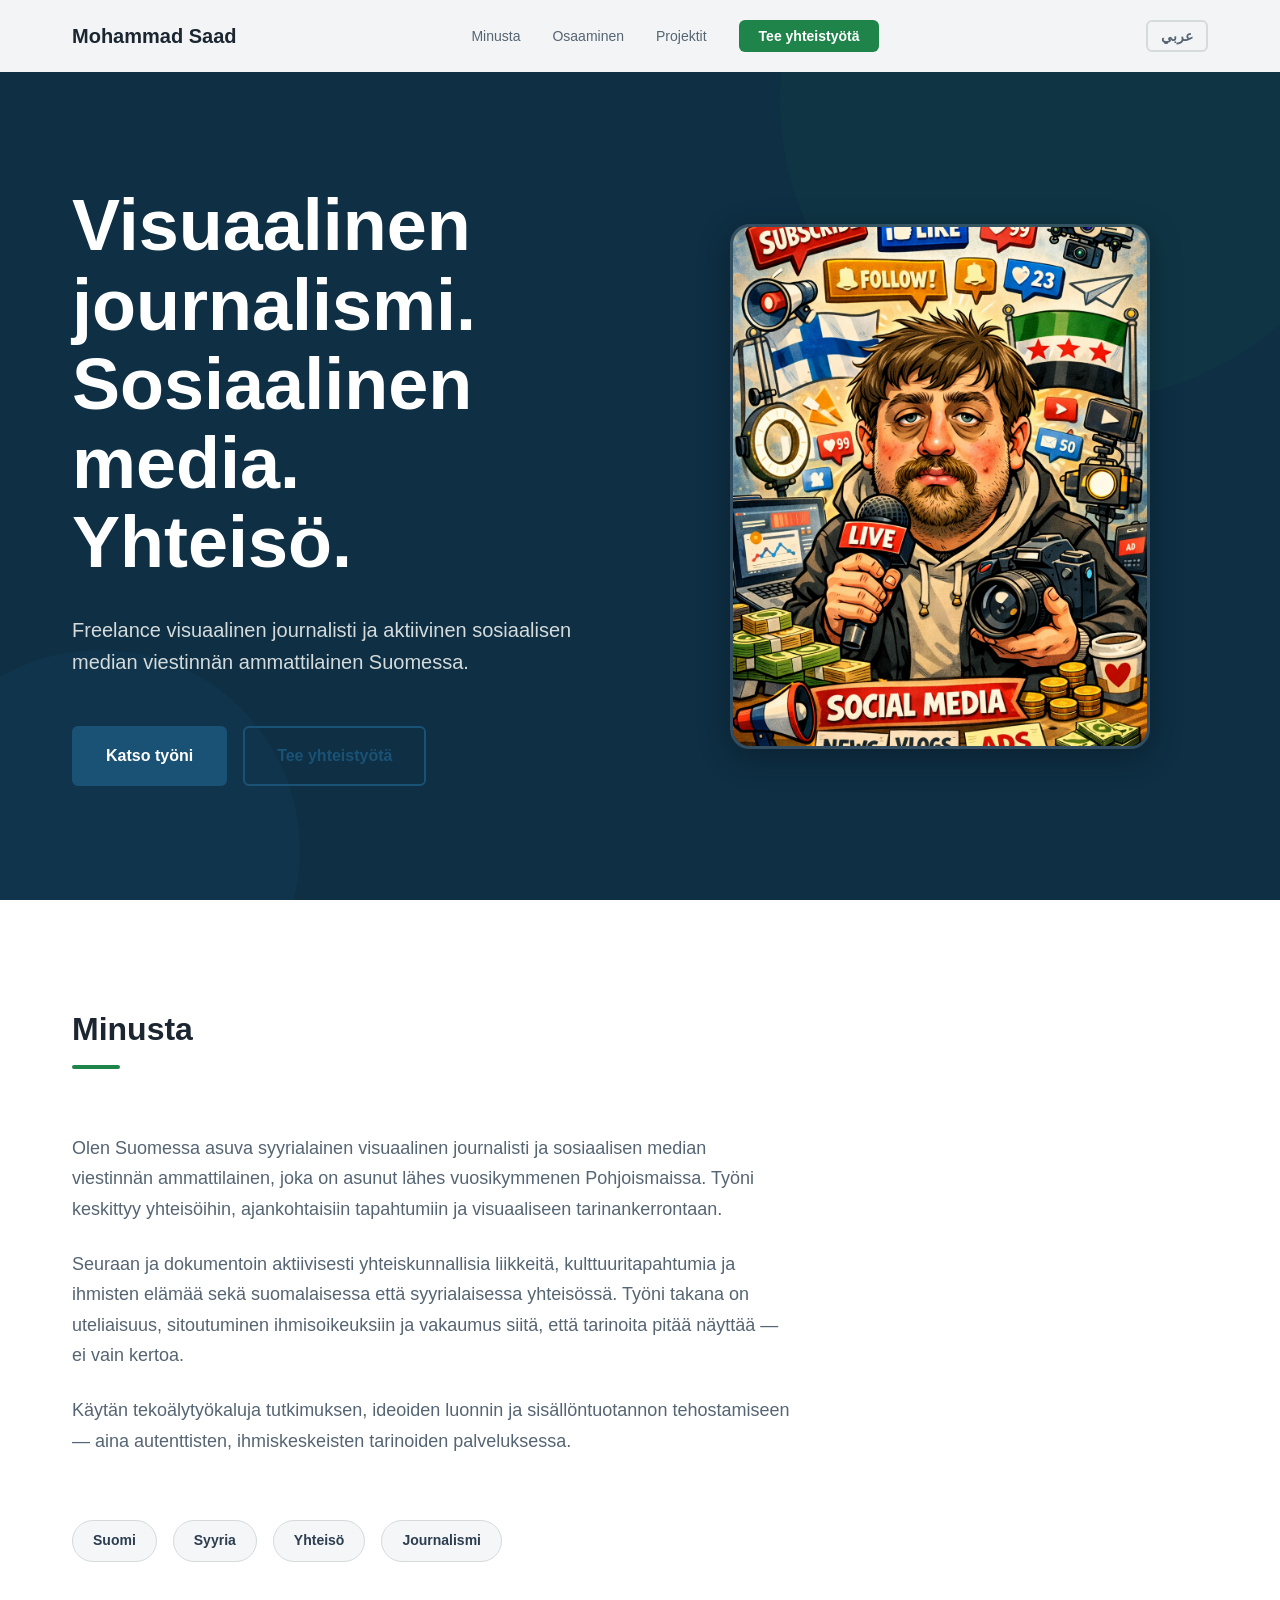
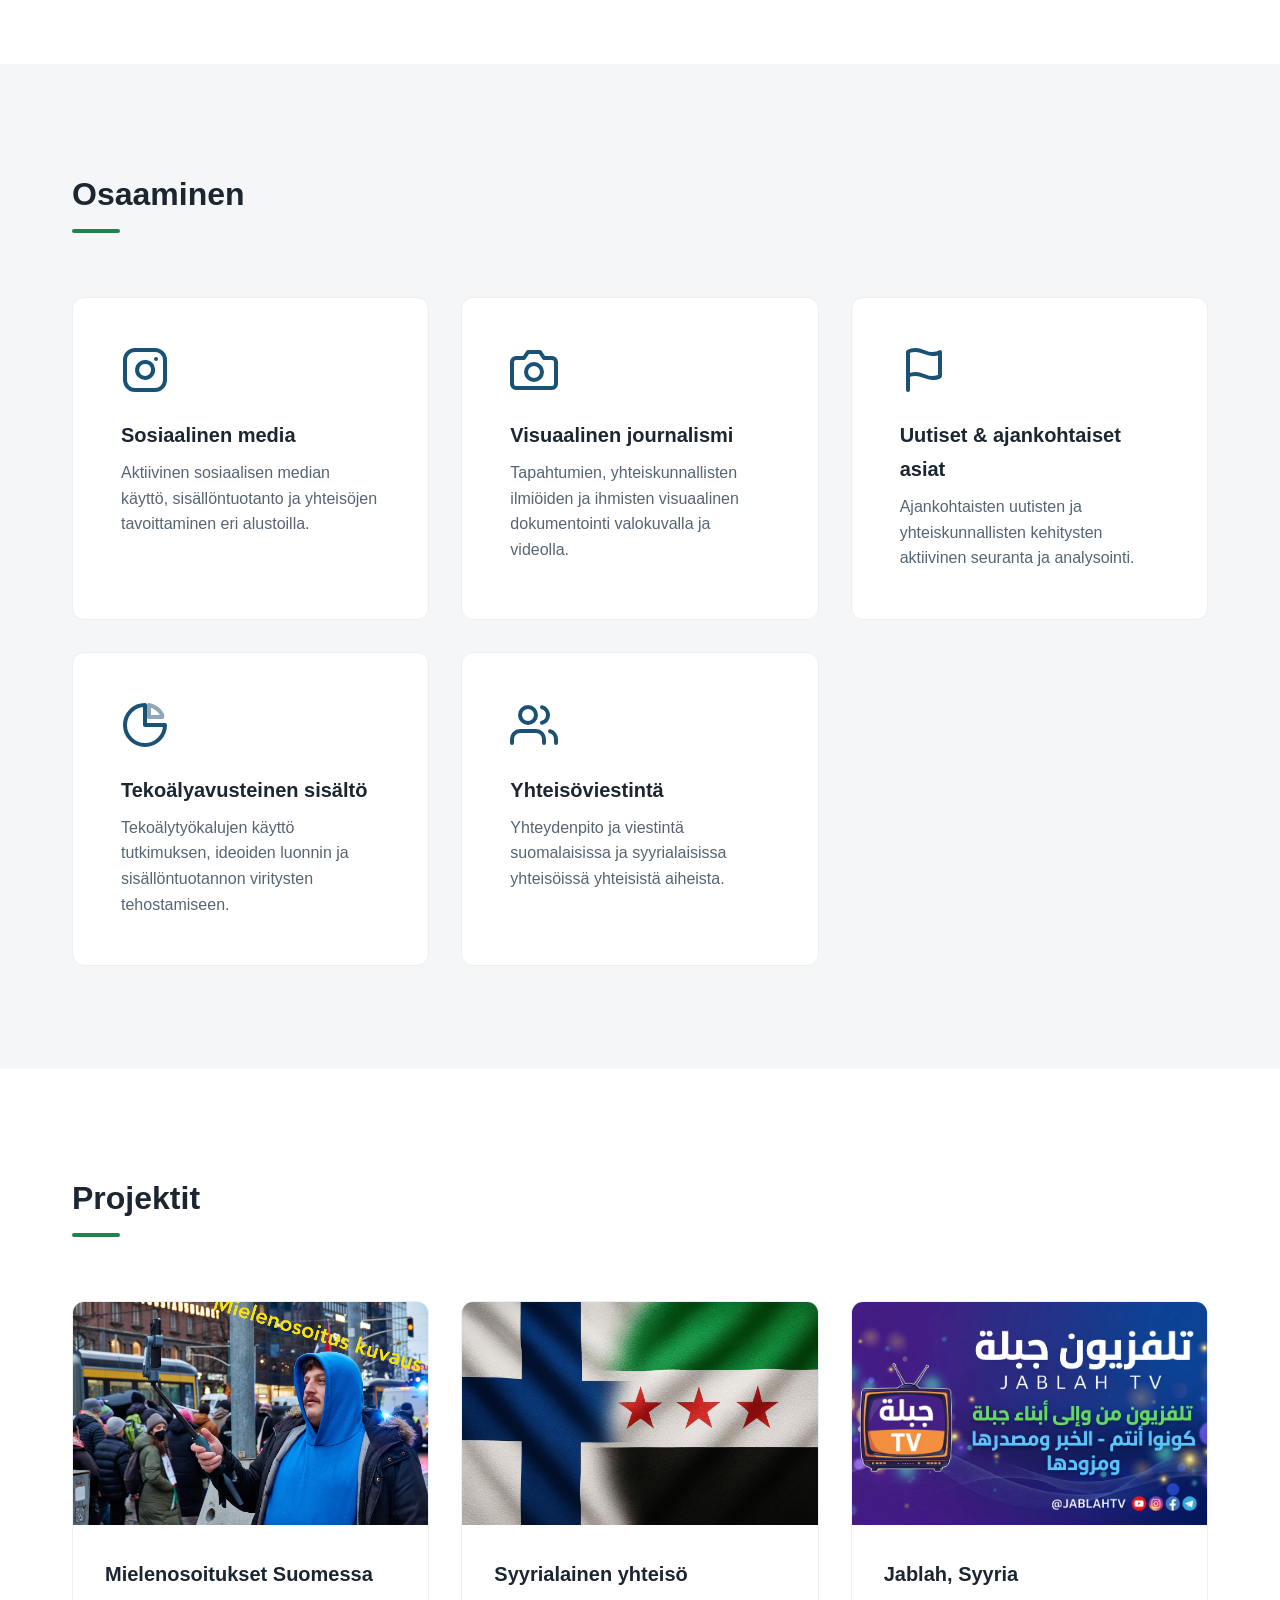
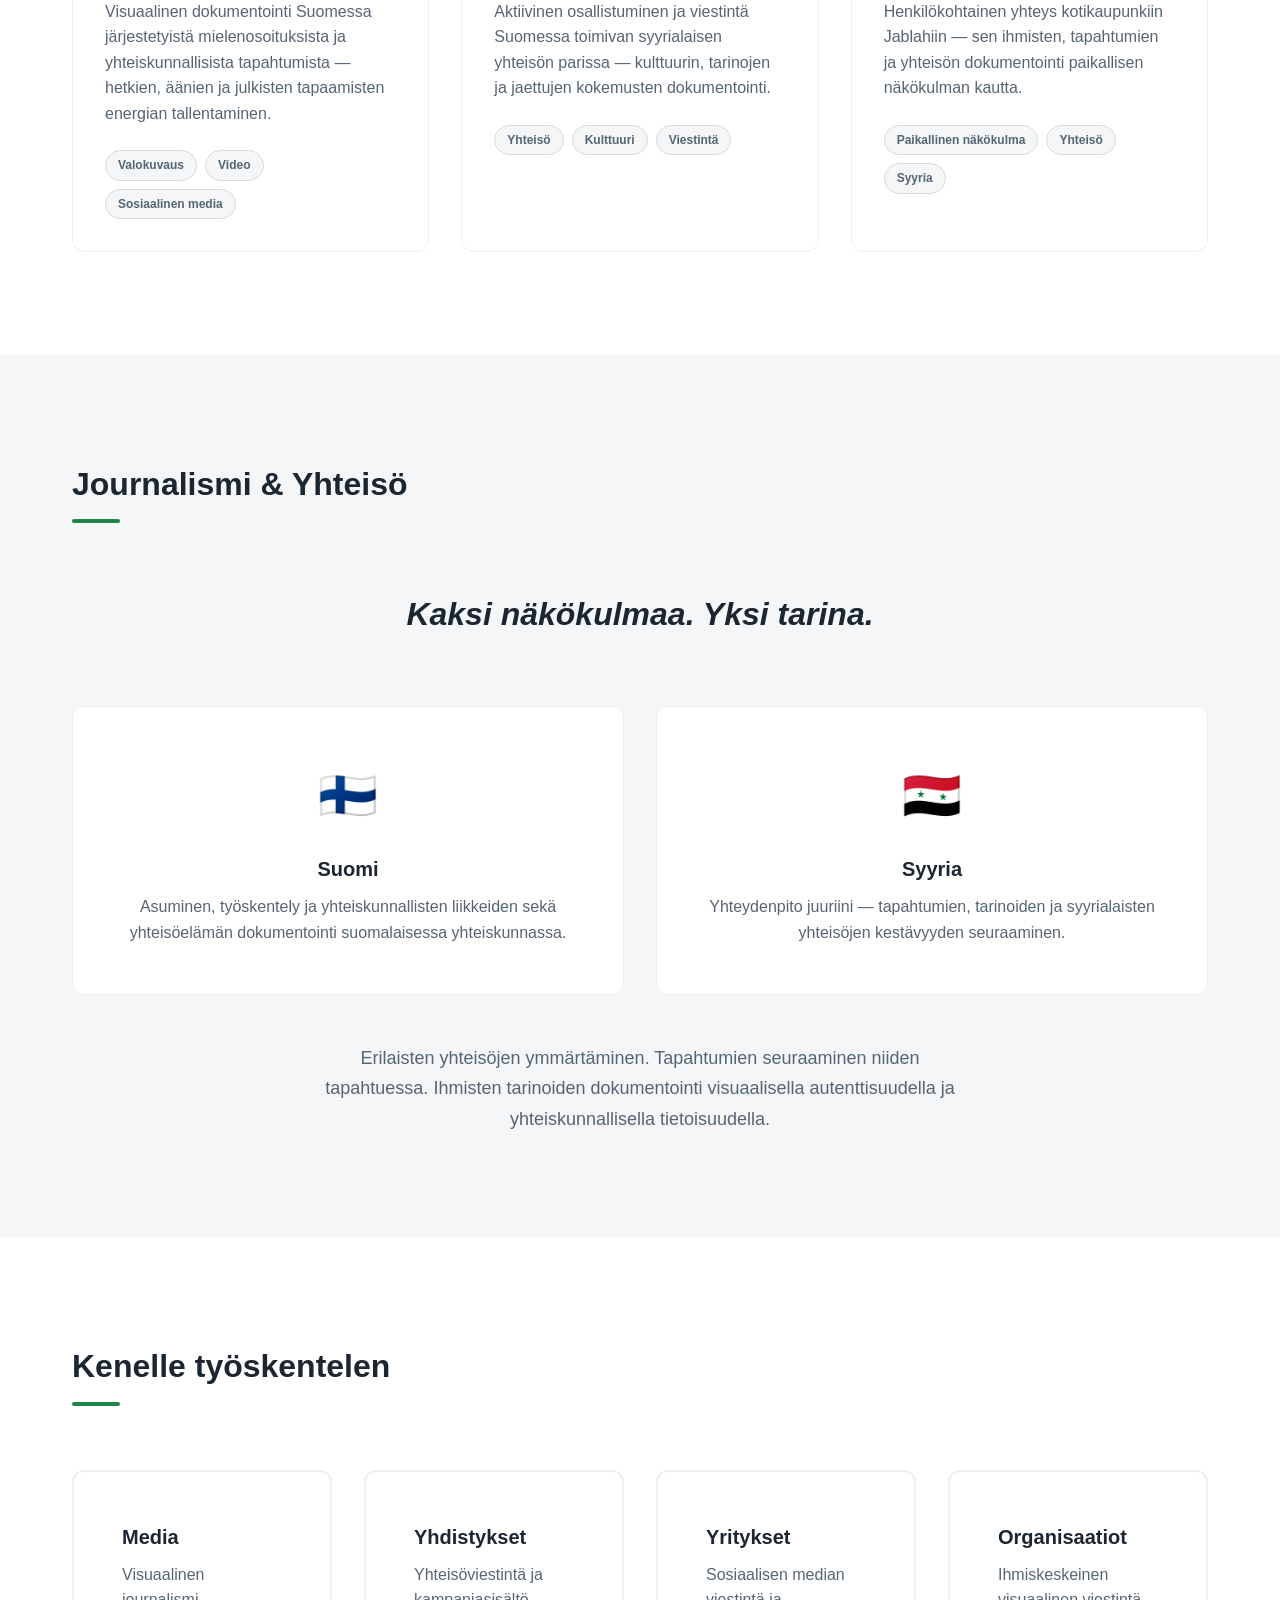
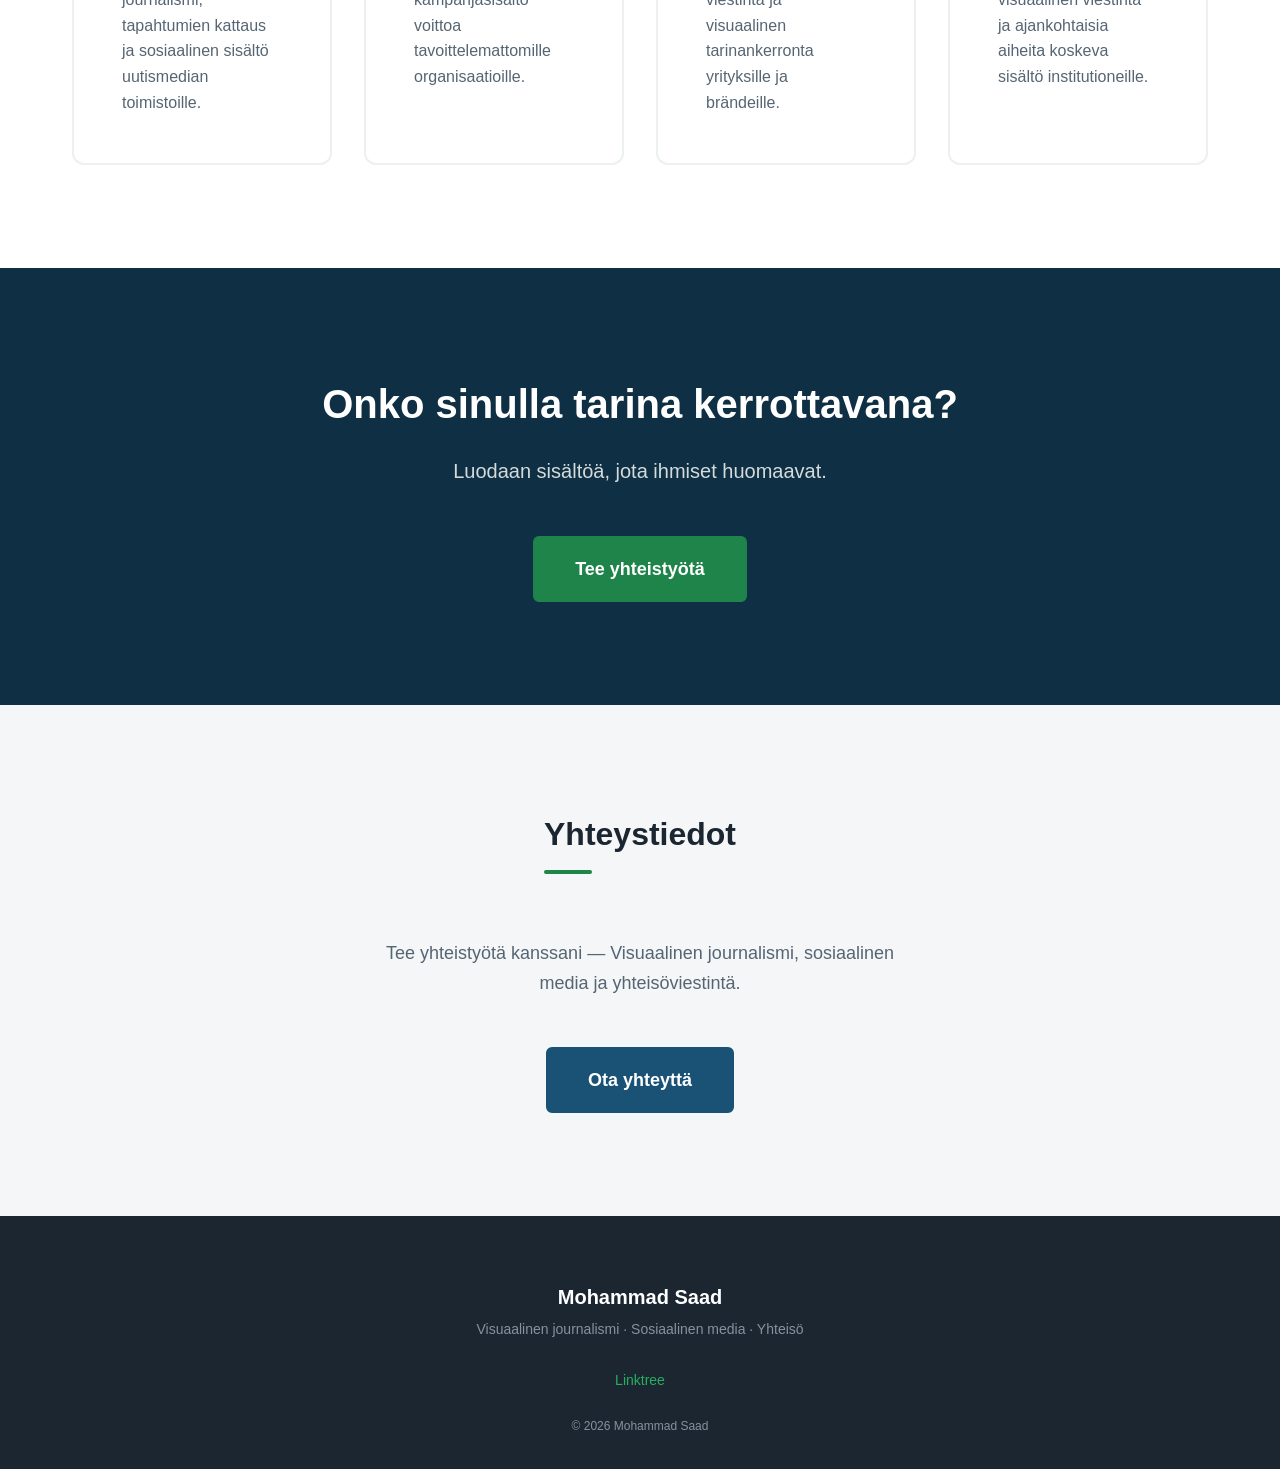
<file: index.html>
<!DOCTYPE html>
<html lang="fi">
<head>
  <meta charset="UTF-8">
  <meta name="viewport" content="width=device-width, initial-scale=1.0">
  <title>Mohammad Saad | Visual Journalism &amp; Social Media — محمد سعد</title>
  <meta name="description" content="Mohammad Saad (محمد سعد) — Freelance visuaalinen journalisti ja sosiaalisen median viestinnän ammattilainen Suomessa. Visual journalism, photojournalism & community stories.">
  <meta name="keywords" content="Mohammad Saad, محمد سعد, visuaalinen journalismi suomi, freelance journalisti, sosiaalisen median viestintä, yhteisöviestintä, suomen syyrialainen yhteisö, visual journalism Finland, photojournalism Finland, Syrian community Finland, صحفي سوري فنلندا, صحافة بصرية">
  <meta name="author" content="Mohammad Saad">
  <meta name="google-site-verification" content="6d8a75556d33bc24">
  <meta name="robots" content="index, follow, max-image-preview:large, max-snippet:-1, max-video-preview:-1">
  <meta name="theme-color" content="#1a5276">

  <!-- Favicon -->
  <link rel="icon" type="image/svg+xml" href="data:image/svg+xml,&lt;svg xmlns='http://www.w3.org/2000/svg' viewBox='0 0 100 100'&gt;&lt;rect width='100' height='100' rx='20' fill='%231a5276'/&gt;&lt;text x='50%25' y='55%25' font-size='50' font-weight='bold' fill='%23ffffff' dominant-baseline='middle' text-anchor='middle'&gt;MS&lt;/text&gt;&lt;/svg&gt;">

  <!-- Canonical URL -->
  <link rel="canonical" href="https://hmoda-syyrfnda.github.io/Mohammad-Saad-Portfolio/">
  <link rel="alternate" type="text/markdown" title="LLM content" href="llms.txt">

  <!-- Open Graph / Facebook / LinkedIn / WhatsApp -->
  <meta property="og:type" content="profile">
  <meta property="og:site_name" content="Mohammad Saad Portfolio">
  <meta property="og:title" content="Mohammad Saad — Visuaalinen journalismi &amp; sosiaalinen media">
  <meta property="og:description" content="Freelance visuaalinen journalisti ja sosiaalisen median viestinnän ammattilainen Suomessa. Visual storytelling and community documentation.">
  <meta property="og:url" content="https://hmoda-syyrfnda.github.io/Mohammad-Saad-Portfolio/">
  <meta property="og:image" content="https://hmoda-syyrfnda.github.io/Mohammad-Saad-Portfolio/hero.png">
  <meta property="og:image:alt" content="Mohammad Saad — Visual Journalist">
  <meta property="og:locale" content="fi_FI">
  <meta property="og:locale:alternate" content="ar_AR">

  <!-- Twitter / X -->
  <meta name="twitter:card" content="summary_large_image">
  <meta name="twitter:title" content="Mohammad Saad — Visual Journalist &amp; Media Specialist">
  <meta name="twitter:description" content="Freelance visuaalinen journalisti ja sosiaalisen median viestinnän ammattilainen Suomessa.">
  <meta name="twitter:image" content="https://hmoda-syyrfnda.github.io/Mohammad-Saad-Portfolio/hero.png">

  <!-- Structured Data (Schema.org JSON-LD for Google) -->
  <script type="application/ld+json">
  {
    "@context": "https://schema.org",
    "@graph": [
      {
        "@type": "Person",
        "@id": "https://hmoda-syyrfnda.github.io/Mohammad-Saad-Portfolio/#person",
        "name": "Mohammad Saad",
        "alternateName": ["محمد سعد"],
        "jobTitle": "Visual Journalist & Social Media Communicator",
        "description": "Freelance visual journalist and active social media communicator documenting communities and public events in Finland and Syria.",
        "url": "https://hmoda-syyrfnda.github.io/Mohammad-Saad-Portfolio/",
        "image": "https://hmoda-syyrfnda.github.io/Mohammad-Saad-Portfolio/hero.png",
        "address": {
          "@type": "PostalAddress",
          "addressCountry": "FI"
        },
        "sameAs": [
          "https://linktr.ee/hmoda.syyrfnda",
          "https://github.com/hmoda-syyrfnda"
        ],
        "knowsAbout": [
          "Visual Journalism",
          "Photojournalism",
          "Social Media Communication",
          "Community Storytelling",
          "Documentary Photography"
        ]
      },
      {
        "@type": "WebSite",
        "@id": "https://hmoda-syyrfnda.github.io/Mohammad-Saad-Portfolio/#website",
        "url": "https://hmoda-syyrfnda.github.io/Mohammad-Saad-Portfolio/",
        "name": "Mohammad Saad Portfolio",
        "description": "Official portfolio of visual journalist Mohammad Saad",
        "publisher": {
          "@id": "https://hmoda-syyrfnda.github.io/Mohammad-Saad-Portfolio/#person"
        },
        "inLanguage": ["fi", "ar"]
      }
    ]
  }
  </script>

  <link rel="stylesheet" href="styles.css">
</head>
<body>

  <!-- Header / Navigation -->
  <header class="header" id="header">
    <nav class="nav" aria-label="Main navigation">
      <a href="#hero" class="nav__logo">Mohammad Saad</a>
      <ul class="nav__links" id="nav-links">
        <li><a href="#about" class="nav__link" data-i18n="nav.about">Minusta</a></li>
        <li><a href="#skills" class="nav__link" data-i18n="nav.skills">Osaaminen</a></li>
        <li><a href="#projects" class="nav__link" data-i18n="nav.projects">Projektit</a></li>
        <li><a href="#contact" class="nav__link nav__link--cta" data-i18n="nav.cta">Tee yhteistyötä</a></li>
      </ul>
      <div class="nav__right">
        <button class="lang-switch" id="lang-switch" aria-label="Switch language" data-current-lang="fi">
          <span class="lang-switch__label" data-i18n="lang.switch">SUO</span>
        </button>
        <button class="nav__toggle" id="nav-toggle" aria-label="Open navigation menu" aria-expanded="false" aria-controls="nav-links">
          <span class="nav__toggle-bar"></span>
          <span class="nav__toggle-bar"></span>
          <span class="nav__toggle-bar"></span>
        </button>
      </div>
    </nav>
  </header>

  <main>

    <!-- Hero Section -->
    <section class="hero" id="hero">
      <div class="hero__container">
        <div class="hero__content">
          <h1 class="hero__title" data-i18n="hero.title">Visuaalinen<br>journalismi.<br>Sosiaalinen media.<br>Yhteisö.</h1>
          <p class="hero__subtitle" data-i18n="hero.subtitle">Freelance visuaalinen journalisti ja aktiivinen sosiaalisen median viestinnän ammattilainen Suomessa.</p>
          <div class="hero__ctas">
            <a href="#projects" class="btn btn--primary" data-i18n="hero.cta1">Katso työni</a>
            <a href="#contact" class="btn btn--secondary" data-i18n="hero.cta2">Tee yhteistyötä</a>
          </div>
        </div>
        <div class="hero__image-wrapper">
          <img src="hero.png" alt="Mohammad Saad — Visual journalist and social media communicator" class="hero__image" loading="eager">
        </div>
      </div>
      <div class="hero__graphic hero__graphic--1" aria-hidden="true"></div>
      <div class="hero__graphic hero__graphic--2" aria-hidden="true"></div>
    </section>

    <!-- About Section -->
    <section class="about" id="about">
      <div class="section__container">
        <h2 class="section__title reveal" data-i18n="about.title">Minusta</h2>
        <div class="about__content">
          <div class="about__text reveal">
            <p data-i18n="about.p1">Olen Suomessa asuva syyrialainen visuaalinen journalisti ja sosiaalisen median viestinnän ammattilainen, joka on asunut lähes vuosikymmenen Pohjoismaissa. Työni keskittyy yhteisöihin, ajankohtaisiin tapahtumiin ja visuaaliseen tarinankerrontaan.</p>
            <p data-i18n="about.p2">Seuraan ja dokumentoin aktiivisesti yhteiskunnallisia liikkeitä, kulttuuritapahtumia ja ihmisten elämää sekä suomalaisessa että syyrialaisessa yhteisössä. Työni takana on uteliaisuus, sitoutuminen ihmisoikeuksiin ja vakaumus siitä, että tarinoita pitää näyttää — ei vain kertoa.</p>
            <p data-i18n="about.p3">Käytän tekoälytyökaluja tutkimuksen, ideoiden luonnin ja sisällöntuotannon tehostamiseen — aina autenttisten, ihmiskeskeisten tarinoiden palveluksessa.</p>
          </div>
          <div class="about__keywords reveal">
            <span class="keyword" data-i18n="about.kw1">Suomi</span>
            <span class="keyword" data-i18n="about.kw2">Syyria</span>
            <span class="keyword" data-i18n="about.kw3">Yhteisö</span>
            <span class="keyword" data-i18n="about.kw4">Journalismi</span>
          </div>
        </div>
      </div>
    </section>

    <!-- Skills Section -->
    <section class="skills" id="skills">
      <div class="section__container">
        <h2 class="section__title reveal" data-i18n="skills.title">Osaaminen</h2>
        <div class="skills__grid">
          <div class="skill-card reveal">
            <div class="skill-card__icon" aria-hidden="true">
              <svg viewBox="0 0 24 24" fill="none" stroke="currentColor" stroke-width="2" stroke-linecap="round" stroke-linejoin="round"><rect x="2" y="2" width="20" height="20" rx="5"/><path d="M16 11.37A4 4 0 1 1 12.63 8 4 4 0 0 1 16 11.37z"/><line x1="17.5" y1="6.5" x2="17.51" y2="6.5"/></svg>
            </div>
            <h3 class="skill-card__title" data-i18n="skills.sm.title">Sosiaalinen media</h3>
            <p class="skill-card__desc" data-i18n="skills.sm.desc">Aktiivinen sosiaalisen median käyttö, sisällöntuotanto ja yhteisöjen tavoittaminen eri alustoilla.</p>
          </div>
          <div class="skill-card reveal">
            <div class="skill-card__icon" aria-hidden="true">
              <svg viewBox="0 0 24 24" fill="none" stroke="currentColor" stroke-width="2" stroke-linecap="round" stroke-linejoin="round"><path d="M23 19a2 2 0 0 1-2 2H3a2 2 0 0 1-2-2V8a2 2 0 0 1 2-2h4l2-3h6l2 3h4a2 2 0 0 1 2 2z"/><circle cx="12" cy="13" r="4"/></svg>
            </div>
            <h3 class="skill-card__title" data-i18n="skills.vj.title">Visuaalinen journalismi</h3>
            <p class="skill-card__desc" data-i18n="skills.vj.desc">Tapahtumien, yhteiskunnallisten ilmiöiden ja ihmisten visuaalinen dokumentointi valokuvalla ja videolla.</p>
          </div>
          <div class="skill-card reveal">
            <div class="skill-card__icon" aria-hidden="true">
              <svg viewBox="0 0 24 24" fill="none" stroke="currentColor" stroke-width="2" stroke-linecap="round" stroke-linejoin="round"><path d="M4 15s1-1 4-1 5 2 8 2 4-1 4-1V3s-1 1-4 1-5-2-8-2-4 1-4 1z"/><line x1="4" y1="22" x2="4" y2="15"/></svg>
            </div>
            <h3 class="skill-card__title" data-i18n="skills.news.title">Uutiset &amp; ajankohtaiset asiat</h3>
            <p class="skill-card__desc" data-i18n="skills.news.desc">Ajankohtaisten uutisten ja yhteiskunnallisten kehitysten aktiivinen seuranta ja analysointi.</p>
          </div>
          <div class="skill-card reveal">
            <div class="skill-card__icon" aria-hidden="true">
              <svg viewBox="0 0 24 24" fill="none" stroke="currentColor" stroke-width="2" stroke-linecap="round" stroke-linejoin="round"><path d="M12 2a10 10 0 1 0 10 10H12V2z"/><path d="M20.66 7A10 10 0 0 0 14 2v6h6.66z" opacity="0.5"/></svg>
            </div>
            <h3 class="skill-card__title" data-i18n="skills.ai.title">Tekoälyavusteinen sisältö</h3>
            <p class="skill-card__desc" data-i18n="skills.ai.desc">Tekoälytyökalujen käyttö tutkimuksen, ideoiden luonnin ja sisällöntuotannon viritysten tehostamiseen.</p>
          </div>
          <div class="skill-card reveal">
            <div class="skill-card__icon" aria-hidden="true">
              <svg viewBox="0 0 24 24" fill="none" stroke="currentColor" stroke-width="2" stroke-linecap="round" stroke-linejoin="round"><path d="M17 21v-2a4 4 0 0 0-4-4H5a4 4 0 0 0-4 4v2"/><circle cx="9" cy="7" r="4"/><path d="M23 21v-2a4 4 0 0 0-3-3.87"/><path d="M16 3.13a4 4 0 0 1 0 7.75"/></svg>
            </div>
            <h3 class="skill-card__title" data-i18n="skills.cc.title">Yhteisöviestintä</h3>
            <p class="skill-card__desc" data-i18n="skills.cc.desc">Yhteydenpito ja viestintä suomalaisissa ja syyrialaisissa yhteisöissä yhteisistä aiheista.</p>
          </div>
        </div>
      </div>
    </section>

    <!-- Projects Section -->
    <section class="projects" id="projects">
      <div class="section__container">
        <h2 class="section__title reveal" data-i18n="projects.title">Projektit</h2>
        <div class="projects__grid">
          <article class="project-card reveal">
            <div class="project-card__image-wrapper">
              <img class="project-card__image project-card__image--1" src="protests-finland.jpeg" alt="Visual journalism: Demonstrations and public events in Finland — Mohammad Saad" loading="lazy">
            </div>
            <div class="project-card__body">
              <h3 class="project-card__title" data-i18n="projects.p1.title">Mielenosoitukset Suomessa</h3>
              <p class="project-card__desc" data-i18n="projects.p1.desc">Visuaalinen dokumentointi Suomessa järjestetyistä mielenosoituksista ja yhteiskunnallisista tapahtumista — hetkien, äänien ja julkisten tapaamisten energian tallentaminen.</p>
              <div class="project-card__tags">
                <span class="tag" data-i18n="projects.p1.tag1">Valokuvaus</span>
                <span class="tag" data-i18n="projects.p1.tag2">Video</span>
                <span class="tag" data-i18n="projects.p1.tag3">Sosiaalinen media</span>
              </div>
            </div>
          </article>
          <article class="project-card reveal">
            <div class="project-card__image-wrapper">
              <img class="project-card__image project-card__image--2" src="syrian-community.jpeg" alt="Syrian community in Finland: culture and storytelling — Mohammad Saad" loading="lazy">
            </div>
            <div class="project-card__body">
              <h3 class="project-card__title" data-i18n="projects.p2.title">Syyrialainen yhteisö</h3>
              <p class="project-card__desc" data-i18n="projects.p2.desc">Aktiivinen osallistuminen ja viestintä Suomessa toimivan syyrialaisen yhteisön parissa — kulttuurin, tarinojen ja jaettujen kokemusten dokumentointi.</p>
              <div class="project-card__tags">
                <span class="tag" data-i18n="projects.p2.tag1">Yhteisö</span>
                <span class="tag" data-i18n="projects.p2.tag2">Kulttuuri</span>
                <span class="tag" data-i18n="projects.p2.tag3">Viestintä</span>
              </div>
            </div>
          </article>
          <article class="project-card reveal">
            <div class="project-card__image-wrapper">
              <img class="project-card__image project-card__image--3" src="jableh-syria.jpg" alt="Coastal town of Jablah, Syria: local perspective — Mohammad Saad" loading="lazy">
            </div>
            <div class="project-card__body">
              <h3 class="project-card__title" data-i18n="projects.p3.title">Jablah, Syyria</h3>
              <p class="project-card__desc" data-i18n="projects.p3.desc">Henkilökohtainen yhteys kotikaupunkiin Jablahiin — sen ihmisten, tapahtumien ja yhteisön dokumentointi paikallisen näkökulman kautta.</p>
              <div class="project-card__tags">
                <span class="tag" data-i18n="projects.p3.tag1">Paikallinen näkökulma</span>
                <span class="tag" data-i18n="projects.p3.tag2">Yhteisö</span>
                <span class="tag" data-i18n="projects.p3.tag3">Syyria</span>
              </div>
            </div>
          </article>
        </div>
      </div>
    </section>

    <!-- Journalism & Community Section -->
    <section class="journalism" id="journalism">
      <div class="section__container">
        <h2 class="section__title reveal" data-i18n="journalism.title">Journalismi &amp; Yhteisö</h2>
        <p class="journalism__headline reveal" data-i18n="journalism.headline">Kaksi näkökulmaa. Yksi tarina.</p>
        <div class="journalism__grid">
          <div class="journalism__card reveal">
            <span class="journalism__flag" aria-hidden="true">🇫🇮</span>
            <h3 class="journalism__card-title" data-i18n="journalism.fi.title">Suomi</h3>
            <p class="journalism__card-desc" data-i18n="journalism.fi.desc">Asuminen, työskentely ja yhteiskunnallisten liikkeiden sekä yhteisöelämän dokumentointi suomalaisessa yhteiskunnassa.</p>
          </div>
          <div class="journalism__card reveal">
            <span class="journalism__flag" aria-hidden="true">🇸🇾</span>
            <h3 class="journalism__card-title" data-i18n="journalism.sy.title">Syyria</h3>
            <p class="journalism__card-desc" data-i18n="journalism.sy.desc">Yhteydenpito juuriini — tapahtumien, tarinoiden ja syyrialaisten yhteisöjen kestävyyden seuraaminen.</p>
          </div>
        </div>
        <p class="journalism__text reveal" data-i18n="journalism.text">Erilaisten yhteisöjen ymmärtäminen. Tapahtumien seuraaminen niiden tapahtuessa. Ihmisten tarinoiden dokumentointi visuaalisella autenttisuudella ja yhteiskunnallisella tietoisuudella.</p>
      </div>
    </section>

    <!-- Who I Work With Section -->
    <section class="work-with" id="work-with">
      <div class="section__container">
        <h2 class="section__title reveal" data-i18n="workwith.title">Kenelle työskentelen</h2>
        <div class="work-with__grid">
          <div class="work-card reveal">
            <h3 class="work-card__title" data-i18n="workwith.media.title">Media</h3>
            <p class="work-card__desc" data-i18n="workwith.media.desc">Visuaalinen journalismi, tapahtumien kattaus ja sosiaalinen sisältö uutismedian toimistoille.</p>
          </div>
          <div class="work-card reveal">
            <h3 class="work-card__title" data-i18n="workwith.assoc.title">Yhdistykset</h3>
            <p class="work-card__desc" data-i18n="workwith.assoc.desc">Yhteisöviestintä ja kampanjasisältö voittoa tavoittelemattomille organisaatioille.</p>
          </div>
          <div class="work-card reveal">
            <h3 class="work-card__title" data-i18n="workwith.company.title">Yritykset</h3>
            <p class="work-card__desc" data-i18n="workwith.company.desc">Sosiaalisen median viestintä ja visuaalinen tarinankerronta yrityksille ja brändeille.</p>
          </div>
          <div class="work-card reveal">
            <h3 class="work-card__title" data-i18n="workwith.org.title">Organisaatiot</h3>
            <p class="work-card__desc" data-i18n="workwith.org.desc">Ihmiskeskeinen visuaalinen viestintä ja ajankohtaisia aiheita koskeva sisältö institutioneille.</p>
          </div>
        </div>
      </div>
    </section>

    <!-- Call to Action Section -->
    <section class="cta" id="cta">
      <div class="section__container">
        <h2 class="cta__title reveal" data-i18n="cta.title">Onko sinulla tarina kerrottavana?</h2>
        <p class="cta__subtitle reveal" data-i18n="cta.subtitle">Luodaan sisältöä, jota ihmiset huomaavat.</p>
        <a href="#contact" class="btn btn--primary btn--large reveal" data-i18n="cta.btn">Tee yhteistyötä</a>
      </div>
    </section>

    <!-- Contact Section -->
    <section class="contact" id="contact">
      <div class="section__container">
        <h2 class="section__title reveal" data-i18n="contact.title">Yhteystiedot</h2>
        <p class="contact__text reveal" data-i18n="contact.text">Tee yhteistyötä kanssani — Visuaalinen journalismi, sosiaalinen media ja yhteisöviestintä.</p>
        <a href="https://linktr.ee/hmoda.syyrfnda?utm_source=chatgpt.com" class="btn btn--primary btn--large contact__btn reveal" target="_blank" rel="noopener noreferrer" data-i18n="contact.btn">Ota yhteyttä</a>
      </div>
    </section>

  </main>

  <!-- Footer -->
  <footer class="footer">
    <div class="footer__container">
      <p class="footer__name">Mohammad Saad</p>
      <p class="footer__tagline" data-i18n="footer.tagline">Visuaalinen journalismi &middot; Sosiaalinen media &middot; Yhteisö</p>
      <a href="https://linktr.ee/hmoda.syyrfnda?utm_source=chatgpt.com" class="footer__link" target="_blank" rel="noopener noreferrer">Linktree</a>
      <p class="footer__copy">&copy; 2026 Mohammad Saad</p>
    </div>
  </footer>

  <script src="script.js"></script>
</body>
</html>
</file>
<file: styles.css>
/* ========================================
   CSS Custom Properties
   ======================================== */
:root {
  /* Colors */
  --color-blue: #1a5276;
  --color-blue-light: #2471a3;
  --color-blue-dark: #0e2f44;
  --color-blue-bg: #1a3a52;
  --color-green: #1e8449;
  --color-green-light: #27ae60;
  --color-green-dark: #145a32;
  --color-white: #ffffff;
  --color-off-white: #f4f6f8;
  --color-gray-100: #ecf0f1;
  --color-gray-200: #d5dbdb;
  --color-gray-400: #85929e;
  --color-gray-600: #566573;
  --color-gray-800: #2c3e50;
  --color-gray-900: #1b2631;
  --color-black: #0d1117;

  /* Typography */
  --font-family: -apple-system, BlinkMacSystemFont, "Segoe UI", Roboto, "Helvetica Neue", Arial, sans-serif;
  --font-family-ar: "Segoe UI", Tahoma, "Noto Sans Arabic", "Geeza Pro", Arial, sans-serif;
  --font-size-xs: 0.75rem;
  --font-size-sm: 0.875rem;
  --font-size-base: 1rem;
  --font-size-lg: 1.125rem;
  --font-size-xl: 1.25rem;
  --font-size-2xl: 1.5rem;
  --font-size-3xl: 2rem;
  --font-size-4xl: 2.5rem;
  --font-size-5xl: 3.5rem;
  --font-size-hero: clamp(2.5rem, 6vw, 4.5rem);

  /* Spacing */
  --space-xs: 0.25rem;
  --space-sm: 0.5rem;
  --space-md: 1rem;
  --space-lg: 1.5rem;
  --space-xl: 2rem;
  --space-2xl: 3rem;
  --space-3xl: 4rem;
  --space-4xl: 6rem;
  --space-section: clamp(4rem, 8vw, 8rem);

  /* Layout */
  --max-width: 1200px;
  --header-height: 72px;

  /* Transitions */
  --transition-fast: 150ms ease;
  --transition-base: 250ms ease;
  --transition-slow: 400ms ease;

  /* Borders */
  --radius-sm: 6px;
  --radius-md: 12px;
  --radius-lg: 20px;
}

/* ========================================
   Reset & Base
   ======================================== */
*,
*::before,
*::after {
  margin: 0;
  padding: 0;
  box-sizing: border-box;
}

html {
  scroll-behavior: smooth;
  scroll-padding-top: var(--header-height);
}

body {
  font-family: var(--font-family);
  font-size: var(--font-size-base);
  line-height: 1.7;
  color: var(--color-gray-800);
  background-color: var(--color-white);
  -webkit-font-smoothing: antialiased;
  -moz-osx-font-smoothing: grayscale;
}

/* Arabic font override */
html[lang="ar"] body {
  font-family: var(--font-family-ar);
  line-height: 1.8;
}

img {
  max-width: 100%;
  height: auto;
  display: block;
}

a {
  color: inherit;
  text-decoration: none;
}

ul {
  list-style: none;
}

button {
  border: none;
  background: none;
  cursor: pointer;
  font-family: inherit;
}

/* ========================================
   RTL Support
   ======================================== */
html[dir="rtl"] .nav__link::after {
  left: auto;
  right: 0;
}

html[dir="rtl"] .section__title::after {
  margin-left: auto;
  margin-right: 0;
}

html[dir="rtl"] .nav__right {
  margin-left: 0;
  margin-right: var(--space-xl);
}

html[dir="rtl"] .work-card::before {
  left: auto;
  right: 0;
}

html[dir="rtl"] .nav__links {
  right: auto;
  left: 0;
  transform: translateX(-100%);
  box-shadow: 4px 0 24px rgba(0, 0, 0, 0.1);
}

html[dir="rtl"] .nav__links--open {
  transform: translateX(0);
}

/* ========================================
   Focus Styles (Accessibility)
   ======================================== */
:focus-visible {
  outline: 3px solid var(--color-green);
  outline-offset: 3px;
  border-radius: 2px;
}

/* ========================================
   Utility Classes
   ======================================== */
.section__container {
  max-width: var(--max-width);
  margin: 0 auto;
  padding: 0 var(--space-xl);
}

.section__title {
  font-size: var(--font-size-3xl);
  font-weight: 700;
  color: var(--color-gray-900);
  margin-bottom: var(--space-3xl);
  position: relative;
  display: inline-block;
}

.section__title::after {
  content: "";
  display: block;
  width: 48px;
  height: 4px;
  background: var(--color-green);
  border-radius: 2px;
  margin-top: var(--space-sm);
}

/* ========================================
   Buttons
   ======================================== */
.btn {
  display: inline-flex;
  align-items: center;
  justify-content: center;
  padding: 0.875rem 2rem;
  font-size: var(--font-size-base);
  font-weight: 600;
  border-radius: var(--radius-sm);
  transition: all var(--transition-base);
  cursor: pointer;
  white-space: nowrap;
}

.btn--primary {
  background-color: var(--color-blue);
  color: var(--color-white);
  border: 2px solid var(--color-blue);
}

.btn--primary:hover,
.btn--primary:focus-visible {
  background-color: var(--color-blue-light);
  border-color: var(--color-blue-light);
  transform: translateY(-2px);
  box-shadow: 0 4px 16px rgba(26, 82, 118, 0.3);
}

.btn--secondary {
  background-color: transparent;
  color: var(--color-blue);
  border: 2px solid var(--color-blue);
}

.btn--secondary:hover,
.btn--secondary:focus-visible {
  background-color: var(--color-blue);
  color: var(--color-white);
  transform: translateY(-2px);
}

.btn--large {
  padding: 1rem 2.5rem;
  font-size: var(--font-size-lg);
}

/* ========================================
   Language Switcher
   ======================================== */
.nav__right {
  display: flex;
  align-items: center;
  gap: var(--space-md);
  margin-left: var(--space-xl);
}

.lang-switch {
  display: flex;
  align-items: center;
  gap: var(--space-xs);
  padding: 0.4rem 0.8rem;
  border: 2px solid var(--color-gray-200);
  border-radius: var(--radius-sm);
  font-size: var(--font-size-sm);
  font-weight: 600;
  color: var(--color-gray-600);
  transition: all var(--transition-fast);
  white-space: nowrap;
}

.lang-switch:hover {
  border-color: var(--color-green);
  color: var(--color-green);
}

.lang-switch__label {
  pointer-events: none;
}

/* ========================================
   Header / Navigation
   ======================================== */
.header {
  position: fixed;
  top: 0;
  left: 0;
  right: 0;
  height: var(--header-height);
  background-color: rgba(255, 255, 255, 0.95);
  backdrop-filter: blur(12px);
  -webkit-backdrop-filter: blur(12px);
  z-index: 1000;
  transition: box-shadow var(--transition-base);
}

.header--scrolled {
  box-shadow: 0 2px 20px rgba(0, 0, 0, 0.08);
}

.nav {
  max-width: var(--max-width);
  margin: 0 auto;
  padding: 0 var(--space-xl);
  height: 100%;
  display: flex;
  align-items: center;
  justify-content: space-between;
}

.nav__logo {
  font-size: var(--font-size-xl);
  font-weight: 700;
  color: var(--color-gray-900);
  transition: color var(--transition-fast);
}

.nav__logo:hover {
  color: var(--color-blue);
}

.nav__links {
  display: flex;
  align-items: center;
  gap: var(--space-xl);
}

.nav__link {
  font-size: var(--font-size-sm);
  font-weight: 500;
  color: var(--color-gray-600);
  transition: color var(--transition-fast);
  position: relative;
}

.nav__link::after {
  content: "";
  position: absolute;
  bottom: -4px;
  left: 0;
  width: 0;
  height: 2px;
  background-color: var(--color-green);
  transition: width var(--transition-base);
}

.nav__link:hover,
.nav__link--active {
  color: var(--color-gray-900);
}

.nav__link:hover::after,
.nav__link--active::after {
  width: 100%;
}

.nav__link--cta {
  background-color: var(--color-green);
  color: var(--color-white) !important;
  padding: 0.5rem 1.25rem;
  border-radius: var(--radius-sm);
  font-weight: 600;
}

.nav__link--cta::after {
  display: none;
}

.nav__link--cta:hover {
  background-color: var(--color-green-light);
  transform: translateY(-1px);
}

/* Hamburger Toggle */
.nav__toggle {
  display: none;
  flex-direction: column;
  gap: 5px;
  padding: 4px;
  z-index: 1001;
}

.nav__toggle-bar {
  display: block;
  width: 24px;
  height: 2px;
  background-color: var(--color-gray-900);
  border-radius: 2px;
  transition: all var(--transition-base);
}

.nav__toggle[aria-expanded="true"] .nav__toggle-bar:nth-child(1) {
  transform: translateY(7px) rotate(45deg);
}

.nav__toggle[aria-expanded="true"] .nav__toggle-bar:nth-child(2) {
  opacity: 0;
}

.nav__toggle[aria-expanded="true"] .nav__toggle-bar:nth-child(3) {
  transform: translateY(-7px) rotate(-45deg);
}

/* ========================================
   Hero Section
   ======================================== */
.hero {
  min-height: 100vh;
  display: flex;
  align-items: center;
  background-color: var(--color-blue-dark);
  position: relative;
  overflow: hidden;
  padding-top: var(--header-height);
}

.hero__container {
  max-width: var(--max-width);
  margin: 0 auto;
  padding: var(--space-3xl) var(--space-xl);
  display: grid;
  grid-template-columns: 1fr 1fr;
  gap: var(--space-3xl);
  align-items: center;
  position: relative;
  z-index: 1;
}

.hero__title {
  font-size: var(--font-size-hero);
  font-weight: 800;
  line-height: 1.1;
  color: var(--color-white);
  margin-bottom: var(--space-xl);
}

.hero__subtitle {
  font-size: var(--font-size-xl);
  color: var(--color-gray-200);
  margin-bottom: var(--space-2xl);
  max-width: 520px;
  line-height: 1.6;
}

.hero__ctas {
  display: flex;
  gap: var(--space-md);
  flex-wrap: wrap;
}

.hero__image-wrapper {
  display: flex;
  justify-content: center;
  align-items: center;
}

.hero__image {
  width: 100%;
  max-width: 420px;
  aspect-ratio: 4 / 5;
  object-fit: cover;
  border-radius: var(--radius-lg);
  border: 3px solid rgba(255, 255, 255, 0.15);
  box-shadow: 0 8px 32px rgba(0, 0, 0, 0.3);
}

/* Hero decorative graphics */
.hero__graphic {
  position: absolute;
  border-radius: 50%;
  opacity: 0.08;
  pointer-events: none;
}

.hero__graphic--1 {
  width: 600px;
  height: 600px;
  background: var(--color-green);
  top: -200px;
  right: -100px;
}

.hero__graphic--2 {
  width: 400px;
  height: 400px;
  background: var(--color-blue-light);
  bottom: -150px;
  left: -100px;
}

/* ========================================
   About Section
   ======================================== */
.about {
  padding: var(--space-section) 0;
  background-color: var(--color-white);
}

.about__content {
  display: grid;
  gap: var(--space-3xl);
}

.about__text p {
  font-size: var(--font-size-lg);
  color: var(--color-gray-600);
  margin-bottom: var(--space-lg);
  max-width: 720px;
}

.about__text p:last-child {
  margin-bottom: 0;
}

.about__keywords {
  display: flex;
  gap: var(--space-md);
  flex-wrap: wrap;
}

.keyword {
  display: inline-block;
  padding: 0.5rem 1.25rem;
  background-color: var(--color-off-white);
  color: var(--color-gray-800);
  font-size: var(--font-size-sm);
  font-weight: 600;
  border-radius: 999px;
  border: 1px solid var(--color-gray-200);
  transition: all var(--transition-fast);
}

.keyword:hover {
  background-color: var(--color-green);
  color: var(--color-white);
  border-color: var(--color-green);
}

/* ========================================
   Skills Section
   ======================================== */
.skills {
  padding: var(--space-section) 0;
  background-color: var(--color-off-white);
}

.skills__grid {
  display: grid;
  grid-template-columns: repeat(auto-fit, minmax(280px, 1fr));
  gap: var(--space-xl);
}

.skill-card {
  background-color: var(--color-white);
  padding: var(--space-2xl);
  border-radius: var(--radius-md);
  border: 1px solid var(--color-gray-100);
  transition: all var(--transition-base);
}

.skill-card:hover {
  transform: translateY(-4px);
  box-shadow: 0 12px 40px rgba(0, 0, 0, 0.08);
  border-color: var(--color-green);
}

.skill-card__icon {
  width: 48px;
  height: 48px;
  color: var(--color-blue);
  margin-bottom: var(--space-lg);
}

.skill-card__icon svg {
  width: 100%;
  height: 100%;
}

.skill-card__title {
  font-size: var(--font-size-xl);
  font-weight: 700;
  color: var(--color-gray-900);
  margin-bottom: var(--space-sm);
}

.skill-card__desc {
  font-size: var(--font-size-base);
  color: var(--color-gray-600);
  line-height: 1.6;
}

/* ========================================
   Projects Section
   ======================================== */
.projects {
  padding: var(--space-section) 0;
  background-color: var(--color-white);
}

.projects__grid {
  display: grid;
  grid-template-columns: repeat(auto-fit, minmax(340px, 1fr));
  gap: var(--space-xl);
}

.project-card {
  border-radius: var(--radius-md);
  overflow: hidden;
  background-color: var(--color-white);
  border: 1px solid var(--color-gray-100);
  transition: all var(--transition-base);
}

.project-card:hover {
  transform: translateY(-4px);
  box-shadow: 0 16px 48px rgba(0, 0, 0, 0.1);
}

.project-card__image-wrapper {
  overflow: hidden;
  aspect-ratio: 16 / 10;
}

.project-card__image {
  width: 100%;
  height: 100%;
  object-fit: cover;
  display: block;
  background-size: cover;
  background-position: center;
  transition: transform var(--transition-slow);
}

.project-card:hover .project-card__image {
  transform: scale(1.05);
}

.project-card__image--1 {
  background-color: #2c3e50;
  background-image: url('protests-finland.jpeg');
}

.project-card__image--2 {
  background-color: #1e8449;
  background-image: url('syrian-community.jpeg');
}

.project-card__image--3 {
  background-color: #1a5276;
  background-image: url('jableh-syria.jpg');
}

.project-card__body {
  padding: var(--space-xl);
}

.project-card__title {
  font-size: var(--font-size-xl);
  font-weight: 700;
  color: var(--color-gray-900);
  margin-bottom: var(--space-sm);
}

.project-card__desc {
  font-size: var(--font-size-base);
  color: var(--color-gray-600);
  line-height: 1.6;
  margin-bottom: var(--space-lg);
}

.project-card__tags {
  display: flex;
  gap: var(--space-sm);
  flex-wrap: wrap;
}

.tag {
  display: inline-block;
  padding: 0.25rem 0.75rem;
  background-color: var(--color-off-white);
  color: var(--color-gray-600);
  font-size: var(--font-size-xs);
  font-weight: 600;
  border-radius: 999px;
  border: 1px solid var(--color-gray-200);
}

.project-card:hover .tag {
  background-color: #e8f5e9;
  border-color: var(--color-green);
  color: var(--color-green-dark);
}

/* ========================================
   Journalism & Community Section
   ======================================== */
.journalism {
  padding: var(--space-section) 0;
  background-color: var(--color-off-white);
}

.journalism__headline {
  font-size: var(--font-size-3xl);
  font-weight: 700;
  color: var(--color-gray-900);
  text-align: center;
  margin-bottom: var(--space-3xl);
  font-style: italic;
}

.journalism__grid {
  display: grid;
  grid-template-columns: 1fr 1fr;
  gap: var(--space-xl);
  margin-bottom: var(--space-2xl);
}

.journalism__card {
  background-color: var(--color-white);
  padding: var(--space-2xl);
  border-radius: var(--radius-md);
  text-align: center;
  border: 1px solid var(--color-gray-100);
  transition: all var(--transition-base);
}

.journalism__card:hover {
  transform: translateY(-2px);
  box-shadow: 0 8px 24px rgba(0, 0, 0, 0.06);
}

.journalism__flag {
  font-size: 3rem;
  display: block;
  margin-bottom: var(--space-md);
}

.journalism__card-title {
  font-size: var(--font-size-xl);
  font-weight: 700;
  color: var(--color-gray-900);
  margin-bottom: var(--space-sm);
}

.journalism__card-desc {
  font-size: var(--font-size-base);
  color: var(--color-gray-600);
  line-height: 1.6;
}

.journalism__text {
  text-align: center;
  font-size: var(--font-size-lg);
  color: var(--color-gray-600);
  max-width: 640px;
  margin: 0 auto;
  line-height: 1.7;
}

/* ========================================
   Who I Work With Section
   ======================================== */
.work-with {
  padding: var(--space-section) 0;
  background-color: var(--color-white);
}

.work-with__grid {
  display: grid;
  grid-template-columns: repeat(auto-fit, minmax(260px, 1fr));
  gap: var(--space-xl);
}

.work-card {
  padding: var(--space-2xl);
  border-radius: var(--radius-md);
  border: 2px solid var(--color-gray-100);
  transition: all var(--transition-base);
  position: relative;
  overflow: hidden;
}

.work-card::before {
  content: "";
  position: absolute;
  top: 0;
  left: 0;
  width: 4px;
  height: 0;
  background-color: var(--color-green);
  transition: height var(--transition-base);
}

.work-card:hover {
  border-color: var(--color-green);
  transform: translateY(-2px);
  box-shadow: 0 8px 24px rgba(0, 0, 0, 0.06);
}

.work-card:hover::before {
  height: 100%;
}

.work-card__title {
  font-size: var(--font-size-xl);
  font-weight: 700;
  color: var(--color-gray-900);
  margin-bottom: var(--space-sm);
}

.work-card__desc {
  font-size: var(--font-size-base);
  color: var(--color-gray-600);
  line-height: 1.6;
}

/* ========================================
   CTA Section
   ======================================== */
.cta {
  padding: var(--space-section) 0;
  background-color: var(--color-blue-dark);
  text-align: center;
}

.cta__title {
  font-size: var(--font-size-4xl);
  font-weight: 800;
  color: var(--color-white);
  margin-bottom: var(--space-md);
}

.cta__subtitle {
  font-size: var(--font-size-xl);
  color: var(--color-gray-200);
  margin-bottom: var(--space-2xl);
  max-width: 560px;
  margin-left: auto;
  margin-right: auto;
}

.cta .btn--primary {
  background-color: var(--color-green);
  border-color: var(--color-green);
}

.cta .btn--primary:hover,
.cta .btn--primary:focus-visible {
  background-color: var(--color-green-light);
  border-color: var(--color-green-light);
  box-shadow: 0 4px 16px rgba(30, 132, 73, 0.4);
}

/* ========================================
   Contact Section
   ======================================== */
.contact {
  padding: var(--space-section) 0;
  background-color: var(--color-off-white);
  text-align: center;
}

.contact__text {
  font-size: var(--font-size-lg);
  color: var(--color-gray-600);
  margin-bottom: var(--space-2xl);
  max-width: 520px;
  margin-left: auto;
  margin-right: auto;
}

.contact__btn {
  font-size: var(--font-size-lg);
}

/* ========================================
   Footer
   ======================================== */
.footer {
  padding: var(--space-3xl) 0 var(--space-xl);
  background-color: var(--color-gray-900);
  text-align: center;
}

.footer__container {
  max-width: var(--max-width);
  margin: 0 auto;
  padding: 0 var(--space-xl);
}

.footer__name {
  font-size: var(--font-size-xl);
  font-weight: 700;
  color: var(--color-white);
  margin-bottom: var(--space-xs);
}

.footer__tagline {
  font-size: var(--font-size-sm);
  color: var(--color-gray-400);
  margin-bottom: var(--space-lg);
}

.footer__link {
  display: inline-block;
  font-size: var(--font-size-sm);
  color: var(--color-green-light);
  margin-bottom: var(--space-lg);
  transition: color var(--transition-fast);
}

.footer__link:hover {
  color: var(--color-white);
}

.footer__copy {
  font-size: var(--font-size-xs);
  color: var(--color-gray-400);
}

/* ========================================
   Scroll Reveal Animation
   ======================================== */
.reveal {
  opacity: 0;
  transform: translateY(24px);
  transition: opacity 0.6s ease, transform 0.6s ease;
}

.reveal--visible {
  opacity: 1;
  transform: translateY(0);
}

/* ========================================
   Prefers Reduced Motion
   ======================================== */
@media (prefers-reduced-motion: reduce) {
  html {
    scroll-behavior: auto;
  }

  *,
  *::before,
  *::after {
    animation-duration: 0.01ms !important;
    animation-iteration-count: 1 !important;
    transition-duration: 0.01ms !important;
    scroll-behavior: auto !important;
  }

  .reveal {
    opacity: 1;
    transform: none;
    transition: none;
  }

  .project-card:hover .project-card__image {
    transform: none;
  }
}

/* ========================================
   Responsive — Tablet (max-width: 1024px)
   ======================================== */
@media (max-width: 1024px) {
  .hero__container {
    grid-template-columns: 1fr;
    text-align: center;
    gap: var(--space-2xl);
  }

  .hero__subtitle {
    margin-left: auto;
    margin-right: auto;
  }

  .hero__ctas {
    justify-content: center;
  }

  .hero__image-wrapper {
    order: -1;
  }

  .hero__image {
    max-width: 320px;
  }

  .projects__grid {
    grid-template-columns: repeat(2, 1fr);
  }

  .journalism__grid {
    grid-template-columns: 1fr 1fr;
  }
}

/* ========================================
   Responsive — Mobile (max-width: 768px)
   ======================================== */
@media (max-width: 768px) {
  :root {
    --header-height: 64px;
  }

  .nav__links {
    position: fixed;
    top: 0;
    right: 0;
    width: 280px;
    height: 100vh;
    background-color: var(--color-white);
    flex-direction: column;
    align-items: flex-start;
    padding: calc(var(--header-height) + var(--space-xl)) var(--space-xl) var(--space-xl);
    gap: var(--space-lg);
    transform: translateX(100%);
    transition: transform var(--transition-base);
    box-shadow: -4px 0 24px rgba(0, 0, 0, 0.1);
    z-index: 999;
  }

  .nav__links--open {
    transform: translateX(0);
  }

  .nav__link {
    font-size: var(--font-size-lg);
    width: 100%;
    padding: var(--space-sm) 0;
  }

  .nav__link--cta {
    margin-top: var(--space-md);
    text-align: center;
  }

  .nav__toggle {
    display: flex;
  }

  .hero {
    min-height: auto;
    padding-top: calc(var(--header-height) + var(--space-3xl));
    padding-bottom: var(--space-3xl);
  }

  .hero__container {
    padding: var(--space-xl);
  }

  .hero__title {
    font-size: clamp(2rem, 8vw, 3rem);
  }

  .hero__image {
    max-width: 280px;
  }

  .section__title {
    font-size: var(--font-size-2xl);
  }

  .section__container {
    padding: 0 var(--space-lg);
  }

  .projects__grid {
    grid-template-columns: 1fr;
  }

  .journalism__grid {
    grid-template-columns: 1fr;
  }

  .work-with__grid {
    grid-template-columns: 1fr;
  }

  .cta__title {
    font-size: var(--font-size-2xl);
  }

  .skills__grid {
    grid-template-columns: 1fr;
  }
}

/* ========================================
   Responsive — Small Mobile (max-width: 480px)
   ======================================== */
@media (max-width: 480px) {
  .hero__ctas {
    flex-direction: column;
    align-items: stretch;
  }

  .btn {
    width: 100%;
  }

  .about__keywords {
    gap: var(--space-sm);
  }

  .keyword {
    font-size: var(--font-size-xs);
    padding: 0.4rem 1rem;
  }
}
</file>
